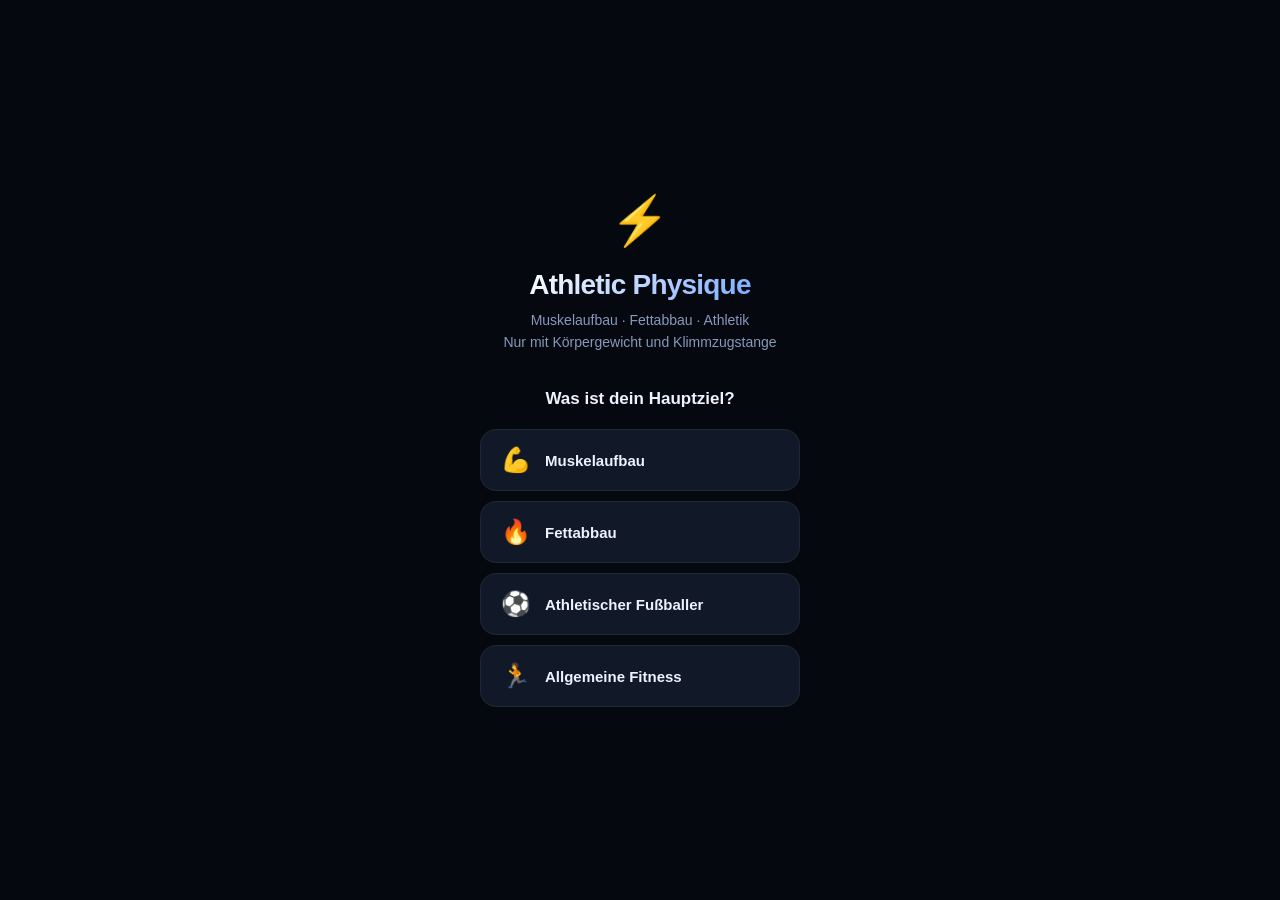
<file: Index.html>
<!DOCTYPE html>
<html lang="de">
<head>
<meta charset="UTF-8">
<meta name="viewport" content="width=device-width, initial-scale=1.0, maximum-scale=1.0, user-scalable=no">
<meta name="apple-mobile-web-app-capable" content="yes">
<meta name="apple-mobile-web-app-status-bar-style" content="black-translucent">
<meta name="apple-mobile-web-app-title" content="Athletic Physique">
<meta name="theme-color" content="#05080f">
<meta name="description" content="Muskelaufbau & Athletik – ohne Fitnessstudio">
<link rel="manifest" href="manifest.json">
<link rel="stylesheet" href="styles.css">
<title>Athletic Physique</title>
</head>
<body>

<!-- ══ ONBOARDING ══════════════════════════════════════ -->
<div id="onboarding">
  <div class="ob-logo">⚡</div>
  <div class="ob-title">Athletic Physique</div>
  <div class="ob-sub">Muskelaufbau · Fettabbau · Athletik<br>Nur mit Körpergewicht und Klimmzugstange</div>
  <div class="ob-q">Was ist dein Hauptziel?</div>
  <div class="ob-options">
    <div class="ob-opt" data-goal="muscle"><span class="ob-opt-icon">💪</span>Muskelaufbau</div>
    <div class="ob-opt" data-goal="fat"><span class="ob-opt-icon">🔥</span>Fettabbau</div>
    <div class="ob-opt" data-goal="football"><span class="ob-opt-icon">⚽</span>Athletischer Fußballer</div>
    <div class="ob-opt" data-goal="fitness"><span class="ob-opt-icon">🏃</span>Allgemeine Fitness</div>
  </div>
</div>

<!-- ══ APP ═════════════════════════════════════════════ -->
<div id="app">
  <div id="screen">

    <!-- ── DASHBOARD ─────────────────────────────────── -->
    <div id="page-dash" class="page">
      <div class="page-header">
        <div class="page-label" id="d-greeting">Guten Morgen 👋</div>
        <div class="page-title">Athletic Physique</div>
      </div>

      <!-- Hero -->
      <div class="dash-hero">
        <div class="dash-hero-top">
          <div>
            <div class="dash-greeting">Aktueller Block</div>
            <div class="dash-name">Programm läuft 💪</div>
          </div>
          <div class="streak-badge">
            <div class="streak-n" id="d-streak">0</div>
            <div class="streak-l">WOCHEN 🔥</div>
          </div>
        </div>
        <div class="dash-stats">
          <div class="dash-stat"><div class="dash-stat-v" id="d-sessions">0</div><div class="dash-stat-l">Einheiten</div></div>
          <div class="dash-stat"><div class="dash-stat-v" id="d-blocks">0</div><div class="dash-stat-l">Blöcke</div></div>
          <div class="dash-stat"><div class="dash-stat-v" id="d-level">Lvl 1</div><div class="dash-stat-l">Level</div></div>
        </div>
      </div>

      <!-- Progress ring + week -->
      <div class="section">
        <div class="section-title">Gesamtfortschritt</div>
        <div class="card" style="padding:20px;display:flex;align-items:center;gap:20px">
          <div class="ring-wrap">
            <svg width="100" height="100" viewBox="0 0 100 100">
              <circle cx="50" cy="50" r="40" fill="none" stroke="var(--card3)" stroke-width="8"/>
              <circle id="ring-circle" cx="50" cy="50" r="40" fill="none" stroke="var(--accent-b)" stroke-width="8" stroke-linecap="round" stroke-dasharray="251" stroke-dashoffset="251" style="transition:stroke-dashoffset 0.8s ease"/>
            </svg>
            <div class="ring-center">
              <div class="ring-pct" id="d-pct">0%</div>
              <div class="ring-lbl">Gesamt</div>
            </div>
          </div>
          <div style="flex:1">
            <div style="font-size:13px;color:var(--text2);margin-bottom:10px">Diese Woche</div>
            <div class="week-dots" id="d-dots"></div>
            <div style="font-size:12px;color:var(--muted);margin-top:8px">12 Blöcke · 36 Einheiten</div>
            <div style="font-size:12px;color:var(--text2);margin-top:4px" id="d-weight">— kg</div>
          </div>
        </div>
      </div>

      <!-- Today -->
      <div class="section">
        <div class="section-title">Heutiges Training <span onclick="nav('train')" style="cursor:pointer">Öffnen →</span></div>
        <div class="today-card" onclick="nav('train')">
          <div class="today-inner">
            <div class="today-tag" id="d-today-tag">Block 1 · Tag A</div>
            <div class="today-title" id="d-today-title">Oberkörper – Brust & Rücken</div>
            <div class="today-sub">Push + Pull · ~35 Min</div>
            <div class="today-exlist" id="d-today-exlist"></div>
            <div class="today-footer">
              <div class="today-duration">⏱ 30–40 Min · 6 Übungen</div>
              <div class="pill blue">Jetzt starten →</div>
            </div>
          </div>
        </div>
      </div>

      <!-- Quick tips -->
      <div class="section">
        <div class="section-title">Heutiger Fokus</div>
        <div class="card" style="padding:16px;display:flex;gap:12px;align-items:flex-start">
          <div style="font-size:24px">💡</div>
          <div>
            <div style="font-size:14px;font-weight:700;margin-bottom:4px">Eiweiß nicht vergessen</div>
            <div style="font-size:12px;color:var(--text2);line-height:1.6">Morgens einen ISO Whey Shake — dann bist du gut versorgt für den Tag. Ziel: 140–160g Eiweiß täglich für optimalen Muskelaufbau.</div>
          </div>
        </div>
      </div>
    </div>

    <!-- ── TRAINING ───────────────────────────────────── -->
    <div id="page-train" class="page">
      <div class="page-header">
        <div class="page-label">12-Wochen Programm</div>
        <div class="page-title">Training</div>
      </div>

      <div class="block-nav">
        <button class="block-nav-btn" id="t-prev">‹</button>
        <div class="block-meta">
          <div class="block-title" id="t-block-title">Block 1 / 12</div>
          <div class="block-sub" id="t-block-sub">0 von 3 Einheiten</div>
          <div class="phase-tag ph1" id="t-phase">● Phase 1 – Fundament</div>
        </div>
        <button class="block-nav-btn" id="t-next">›</button>
      </div>

      <div class="prog-wrap">
        <div class="prog-fill-bar" id="t-prog" style="width:0%"></div>
      </div>

      <div class="adapt-banner">
        <span style="font-size:18px">🧠</span>
        <span>Ab Block 2 passen sich die Vorgaben automatisch an deine Leistung an. Trag deine Wdh ein!</span>
      </div>

      <div id="t-day-list"></div>

      <!-- Library teaser -->
      <div style="margin:0 16px;padding:16px;background:var(--card);border:1px solid var(--line);border-radius:var(--r);display:flex;align-items:center;gap:12px;cursor:pointer" onclick="nav('library')">
        <div style="font-size:24px">📚</div>
        <div>
          <div style="font-size:14px;font-weight:700">Übungsbibliothek</div>
          <div style="font-size:12px;color:var(--text2);margin-top:2px">Alle Übungen mit Anleitung & Tipps</div>
        </div>
        <div style="margin-left:auto;color:var(--muted)">›</div>
      </div>
    </div>

    <!-- ── LIBRARY ────────────────────────────────────── -->
    <div id="page-library" class="page">
      <div class="page-header">
        <div class="page-label">Alle Übungen</div>
        <div class="page-title">Bibliothek</div>
      </div>

      <div class="lib-search">
        <input id="lib-search-inp" placeholder="Übung suchen...">
      </div>

      <div class="lib-filter">
        <button class="lib-filter-btn active" data-f="Alle">Alle</button>
        <button class="lib-filter-btn" data-f="Brust">Brust</button>
        <button class="lib-filter-btn" data-f="Rücken">Rücken</button>
        <button class="lib-filter-btn" data-f="Trizeps">Trizeps</button>
        <button class="lib-filter-btn" data-f="Core">Core</button>
        <button class="lib-filter-btn" data-f="Fatburn">Fatburn</button>
      </div>

      <div id="lib-cards"></div>
    </div>

    <!-- ── PROGRESS ───────────────────────────────────── -->
    <div id="page-progress" class="page">
      <div class="page-header">
        <div class="page-label">Dein Fortschritt</div>
        <div class="page-title">Statistiken</div>
      </div>

      <div class="progress-hero">
        <div class="ph-label">Einheiten gesamt</div>
        <div class="ph-val" id="p-total">0</div>
        <div class="ph-sub" id="p-sub">Starte heute!</div>
      </div>

      <div class="section">
        <div class="stat-grid-3">
          <div class="stat-box"><div class="sv" id="p-sessions-stat">0</div><div class="sl">Einheiten</div></div>
          <div class="stat-box"><div class="sv" id="p-blocks-stat">0</div><div class="sl">Blöcke</div></div>
          <div class="stat-box"><div class="sv" id="p-streak-stat">0</div><div class="sl">Streak</div></div>
        </div>
      </div>

      <div class="section">
        <div class="section-title">Einheiten pro Block</div>
        <div class="chart-card">
          <div class="chart-bars" id="p-chart-bars"></div>
          <div class="c-lbls" id="p-chart-lbls"></div>
        </div>
      </div>

      <div class="section">
        <div class="section-title">Persönliche Rekorde</div>
        <div class="card" style="padding:0 16px">
          <div id="p-pr-list"></div>
        </div>
      </div>
    </div>

    <!-- ── BODY DATA ──────────────────────────────────── -->
    <div id="page-body" class="page">
      <div class="page-header">
        <div class="page-label">Körperdaten</div>
        <div class="page-title">Messwerte</div>
      </div>

      <div class="section">
        <div class="card" style="padding:20px;text-align:center">
          <div style="font-size:13px;color:var(--text2);margin-bottom:6px">AKTUELLES GEWICHT</div>
          <div><span class="body-big" id="b-weight-val">—</span><span class="body-unit"> kg</span></div>
          <div style="font-size:12px;color:var(--muted);margin-top:4px">Ziel: 76–78 kg</div>
        </div>
      </div>

      <div class="section">
        <div class="section-title">Gewicht eintragen</div>
        <div class="card" style="padding:16px">
          <div style="display:flex;gap:8px;margin-bottom:8px">
            <input class="inp" id="b-wi" type="number" placeholder="79.5" step="0.1" min="40" max="250" style="flex:1">
            <button class="btn-sm blue" id="b-wi-btn" style="padding:11px 16px">Eintragen</button>
          </div>
          <div style="font-size:11px;color:var(--muted)">Heute · <span id="wi-date"></span></div>
        </div>
      </div>

      <div class="section">
        <div class="section-title">Körpermaße</div>
        <div class="measure-grid" id="b-measures"></div>
        <div class="card" style="padding:16px;display:flex;flex-direction:column;gap:12px">
          <div>
            <div class="inp-label">Bauchumfang (cm)</div>
            <div class="measure-inp-row">
              <input class="inp" id="m-waist" type="number" placeholder="85">
              <button class="btn-sm blue" id="m-waist-btn">✓</button>
            </div>
          </div>
          <div>
            <div class="inp-label">Brustumfang (cm)</div>
            <div class="measure-inp-row">
              <input class="inp" id="m-chest" type="number" placeholder="95">
              <button class="btn-sm blue" id="m-chest-btn">✓</button>
            </div>
          </div>
          <div>
            <div class="inp-label">Oberarm (cm)</div>
            <div class="measure-inp-row">
              <input class="inp" id="m-arm" type="number" placeholder="35">
              <button class="btn-sm blue" id="m-arm-btn">✓</button>
            </div>
          </div>
        </div>
      </div>

      <div class="section">
        <div class="section-title">Gewichtsverlauf</div>
        <div class="card" style="padding:0 16px">
          <div id="b-weight-list"></div>
        </div>
      </div>
    </div>

    <!-- ── ACHIEVEMENTS ───────────────────────────────── -->
    <div id="page-achieve" class="page">
      <div class="page-header">
        <div class="page-label">Deine Erfolge</div>
        <div class="page-title">Achievements</div>
      </div>

      <div class="section">
        <div class="xp-bar-wrap">
          <div class="xp-top">
            <div><div class="xp-level">Level <span id="a-level">1</span></div><div style="font-size:12px;color:var(--muted);margin-top:2px" id="a-total-xp">0 XP</div></div>
            <div class="level-label" id="a-level-name">Rookie</div>
          </div>
          <div class="prog-bar"><div class="prog-fill" id="a-xp-bar" style="width:0%"></div></div>
          <div style="font-size:11px;color:var(--muted);margin-top:6px" id="a-xp">0 / 200 XP</div>
        </div>
      </div>

      <div class="section">
        <div class="section-title">Erfolge</div>
        <div class="achieve-grid" id="a-grid"></div>
      </div>
    </div>

    <!-- ── SETTINGS ───────────────────────────────────── -->
    <div id="page-settings" class="page">
      <div class="page-header">
        <div class="page-label">Einstellungen</div>
        <div class="page-title">Settings</div>
      </div>

      <div class="section">
        <div class="section-title">Profil</div>
        <div class="card" style="padding:0 16px">
          <div class="settings-row">
            <div><div class="settings-label">Ziel</div><div class="settings-sub" id="s-goal">—</div></div>
            <div class="pill blue" onclick="S.onboarded=false;save();location.reload();" style="cursor:pointer">Ändern</div>
          </div>
          <div class="settings-row">
            <div><div class="settings-label">Version</div><div class="settings-sub" id="s-version">v1.0</div></div>
          </div>
        </div>
      </div>

      <div class="section">
        <div class="section-title">Daten</div>
        <div class="card" style="padding:0 16px">
          <div class="settings-row">
            <div><div class="settings-label">Daten exportieren</div><div class="settings-sub">JSON-Backup herunterladen</div></div>
            <div class="pill green" onclick="exportData()" style="cursor:pointer">Export</div>
          </div>
          <div class="settings-row">
            <div><div class="settings-label" style="color:var(--red)">App zurücksetzen</div><div class="settings-sub">Alle Daten löschen</div></div>
            <div class="pill red" onclick="resetApp()" style="cursor:pointer">Reset</div>
          </div>
        </div>
      </div>

      <div class="section">
        <div class="card" style="padding:16px;text-align:center">
          <div style="font-size:13px;color:var(--muted)">Athletic Physique · Made with 💪</div>
          <div style="font-size:12px;color:var(--muted);margin-top:4px">Muskelaufbau ohne Fitnessstudio</div>
        </div>
      </div>
    </div>

  </div><!-- /screen -->

  <!-- ── BOTTOM NAV ──────────────────────────────────── -->
  <nav class="nav">
    <button class="nav-btn active" data-page="dash"><span class="ni">🏠</span>Dashboard</button>
    <button class="nav-btn" data-page="train"><span class="ni">💪</span>Training</button>
    <button class="nav-btn" data-page="progress"><span class="ni">📈</span>Fortschritt</button>
    <button class="nav-btn" data-page="body"><span class="ni">⚖️</span>Körper</button>
    <button class="nav-btn" data-page="achieve"><span class="ni">🏆</span>Erfolge</button>
    <button class="nav-btn" data-page="settings"><span class="ni">⚙️</span>Settings</button>
  </nav>
</div><!-- /app -->

<!-- ── EXERCISE DETAIL OVERLAY ──────────────────────── -->
<div class="ex-detail" id="ex-detail">
  <div class="ex-detail-header">
    <button class="ex-back-btn" onclick="closeExDetail()">←</button>
    <div>
      <div style="font-size:14px;font-weight:700" id="ex-detail-name">Übung</div>
      <div id="ex-detail-muscle"></div>
    </div>
  </div>
  <div class="ex-detail-body">
    <div class="ex-anim" id="ex-detail-icon">💪</div>
    <div class="ex-detail-name" id="ex-detail-name2"></div>
    <div class="ex-detail-section">
      <div class="ex-detail-section-title">Ausführung</div>
      <div id="ex-detail-steps"></div>
    </div>
    <div class="ex-detail-section">
      <div class="ex-detail-section-title">Häufige Fehler</div>
      <div id="ex-detail-errors"></div>
    </div>
  </div>
</div>

<div id="toast"></div>
<script src="app.js"></script>
</body>
</html>
</file>
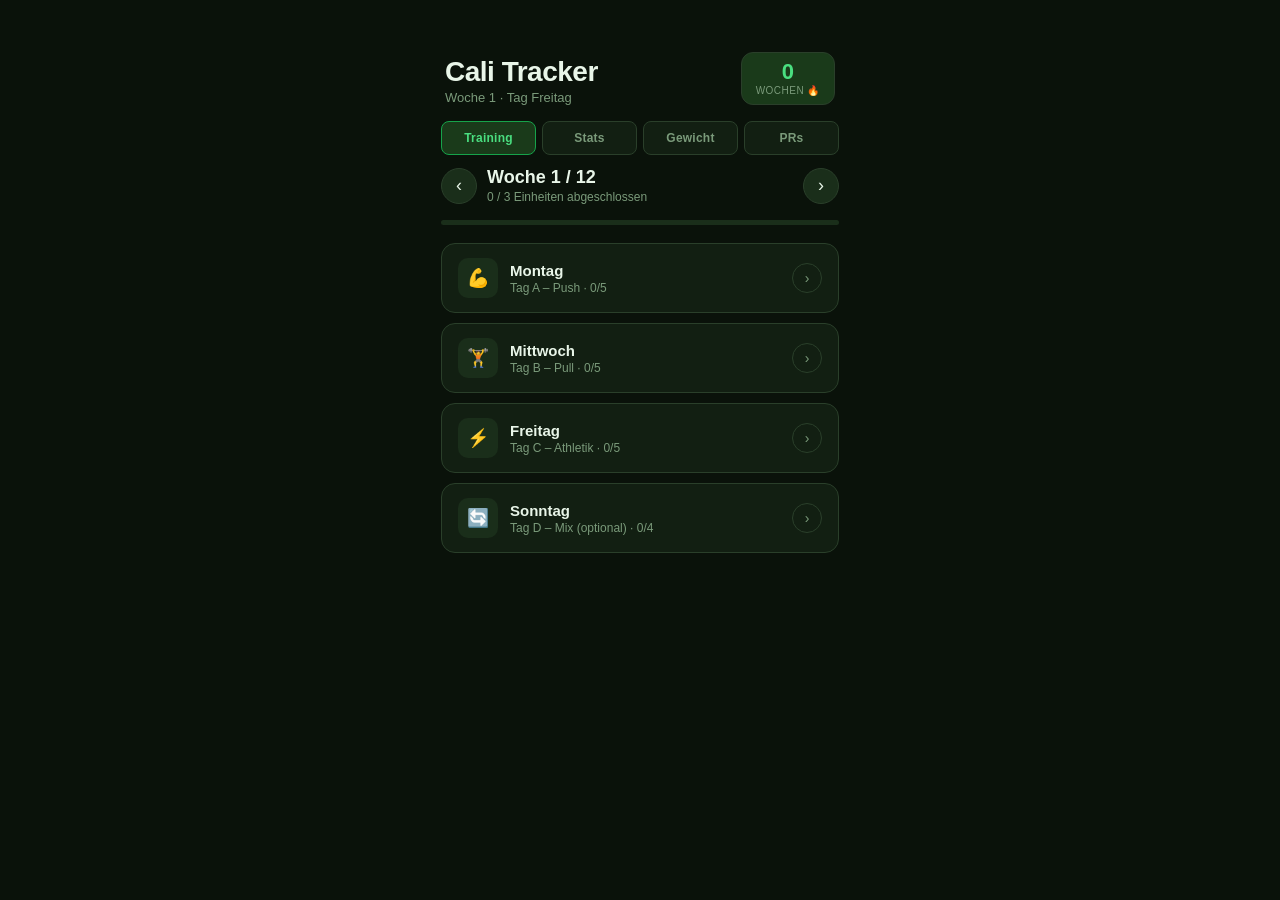
<file: calisthenics_app.html>
<!DOCTYPE html>
<html lang="de">
<head>
<meta charset="UTF-8">
<meta name="viewport" content="width=device-width, initial-scale=1.0, maximum-scale=1.0, user-scalable=no">
<meta name="apple-mobile-web-app-capable" content="yes">
<meta name="apple-mobile-web-app-status-bar-style" content="black-translucent">
<meta name="apple-mobile-web-app-title" content="Cali Tracker">
<meta name="theme-color" content="#0f1a0f">
<title>Cali Tracker</title>
<style>
:root {
  --green: #4ade80;
  --green-dark: #16a34a;
  --green-dim: #1a3a1a;
  --green-mid: #22c55e;
  --bg: #0a120a;
  --surface: #121f12;
  --surface2: #1a2e1a;
  --border: #2a3f2a;
  --text: #e8f5e8;
  --muted: #7a9a7a;
  --danger: #f87171;
  --amber: #fbbf24;
  --radius: 14px;
  --radius-sm: 8px;
}
* { box-sizing: border-box; margin: 0; padding: 0; -webkit-tap-highlight-color: transparent; }
html, body { height: 100%; overflow: hidden; font-family: -apple-system, BlinkMacSystemFont, 'SF Pro Text', sans-serif; background: var(--bg); color: var(--text); }

/* Layout */
.app { display: flex; flex-direction: column; height: 100dvh; max-width: 430px; margin: 0 auto; }
.content { flex: 1; overflow-y: auto; padding: 0 16px 24px; -webkit-overflow-scrolling: touch; scroll-behavior: smooth; }
.content::-webkit-scrollbar { display: none; }

/* Header */
.header { padding: 52px 20px 16px; display: flex; align-items: flex-end; justify-content: space-between; }
.header-title { font-size: 28px; font-weight: 700; letter-spacing: -0.5px; color: var(--text); }
.header-sub { font-size: 13px; color: var(--muted); margin-top: 2px; }
.streak-badge { display: flex; flex-direction: column; align-items: center; background: var(--green-dim); border: 1px solid var(--border); border-radius: 12px; padding: 8px 14px; }
.streak-num { font-size: 22px; font-weight: 700; color: var(--green); line-height: 1; }
.streak-label { font-size: 10px; color: var(--muted); margin-top: 2px; letter-spacing: 0.05em; }

/* Tab bar */
.tabbar { display: flex; padding: 0 16px 12px; gap: 6px; }
.tab { flex: 1; padding: 9px 4px; font-size: 12px; font-weight: 600; text-align: center; border-radius: var(--radius-sm); border: 1px solid var(--border); color: var(--muted); background: var(--surface); cursor: pointer; letter-spacing: 0.02em; transition: all 0.15s; }
.tab.active { background: var(--green-dim); border-color: var(--green-dark); color: var(--green); }

/* Views */
.view { display: none; }
.view.active { display: block; }

/* Section label */
.section-label { font-size: 11px; font-weight: 600; color: var(--muted); letter-spacing: 0.08em; text-transform: uppercase; margin: 20px 0 10px; }

/* Week nav */
.week-nav { display: flex; align-items: center; gap: 10px; margin-bottom: 16px; }
.week-nav-btn { width: 36px; height: 36px; border-radius: 50%; background: var(--surface2); border: 1px solid var(--border); color: var(--text); font-size: 18px; cursor: pointer; display: flex; align-items: center; justify-content: center; }
.week-info { flex: 1; }
.week-title { font-size: 18px; font-weight: 600; }
.week-sub { font-size: 12px; color: var(--muted); margin-top: 2px; }

/* Progress bar */
.prog-wrap { height: 5px; background: var(--surface2); border-radius: 3px; margin-bottom: 18px; overflow: hidden; }
.prog-fill { height: 100%; background: var(--green-mid); border-radius: 3px; transition: width 0.4s ease; }

/* Day card */
.day-card { background: var(--surface); border: 1px solid var(--border); border-radius: var(--radius); margin-bottom: 10px; overflow: hidden; transition: border-color 0.2s; }
.day-card.done { border-color: var(--green-dark); }
.day-head { display: flex; align-items: center; padding: 14px 16px; cursor: pointer; gap: 12px; }
.day-icon { width: 40px; height: 40px; border-radius: 10px; background: var(--surface2); display: flex; align-items: center; justify-content: center; font-size: 18px; flex-shrink: 0; }
.day-card.done .day-icon { background: var(--green-dim); }
.day-meta { flex: 1; min-width: 0; }
.day-name { font-size: 15px; font-weight: 600; }
.day-type { font-size: 12px; color: var(--muted); margin-top: 2px; }
.day-check { width: 30px; height: 30px; border-radius: 50%; border: 1.5px solid var(--border); display: flex; align-items: center; justify-content: center; color: var(--muted); font-size: 14px; flex-shrink: 0; }
.day-card.done .day-check { background: var(--green-mid); border-color: var(--green-mid); color: #0a120a; font-weight: 700; }

/* Exercises */
.exercises { display: none; border-top: 1px solid var(--border); }
.day-card.open .exercises { display: block; }
.ex-item { padding: 12px 16px; border-bottom: 1px solid var(--border); }
.ex-item:last-child { border-bottom: none; }
.ex-header { display: flex; align-items: center; justify-content: space-between; margin-bottom: 8px; }
.ex-name { font-size: 14px; font-weight: 500; }
.ex-target { font-size: 11px; color: var(--muted); margin-top: 1px; }
.ex-done-btn { width: 26px; height: 26px; border-radius: 50%; border: 1.5px solid var(--border); background: none; color: var(--muted); font-size: 13px; cursor: pointer; display: flex; align-items: center; justify-content: center; transition: all 0.15s; flex-shrink: 0; }
.ex-done-btn.active { background: var(--green-mid); border-color: var(--green-mid); color: #0a120a; }
.ex-inputs { display: grid; grid-template-columns: 1fr 1fr; gap: 8px; }
.ex-field { display: flex; flex-direction: column; gap: 4px; }
.ex-field label { font-size: 10px; color: var(--muted); letter-spacing: 0.04em; text-transform: uppercase; }
.ex-field input, .ex-field textarea { background: var(--surface2); border: 1px solid var(--border); border-radius: var(--radius-sm); color: var(--text); font-size: 14px; padding: 8px 10px; font-family: inherit; outline: none; width: 100%; }
.ex-field input:focus, .ex-field textarea:focus { border-color: var(--green-dark); }
.ex-field.full { grid-column: 1 / -1; }
.ex-field textarea { resize: none; height: 60px; font-size: 13px; }

/* RPE + complete */
.day-footer { padding: 14px 16px; border-top: 1px solid var(--border); display: flex; flex-direction: column; gap: 12px; }
.rpe-row { display: flex; align-items: center; gap: 10px; }
.rpe-label { font-size: 12px; color: var(--muted); flex-shrink: 0; }
.rpe-btns { display: flex; gap: 5px; flex-wrap: wrap; }
.rpe-btn { width: 30px; height: 30px; border-radius: 6px; border: 1px solid var(--border); background: var(--surface2); color: var(--muted); font-size: 12px; font-weight: 600; cursor: pointer; display: flex; align-items: center; justify-content: center; }
.rpe-btn.sel { color: #0a120a; font-weight: 700; }
.rpe-btn[data-v="1"].sel,.rpe-btn[data-v="2"].sel,.rpe-btn[data-v="3"].sel { background: #22c55e; border-color: #22c55e; }
.rpe-btn[data-v="4"].sel,.rpe-btn[data-v="5"].sel,.rpe-btn[data-v="6"].sel { background: #fbbf24; border-color: #fbbf24; }
.rpe-btn[data-v="7"].sel,.rpe-btn[data-v="8"].sel { background: #fb923c; border-color: #fb923c; }
.rpe-btn[data-v="9"].sel,.rpe-btn[data-v="10"].sel { background: #f87171; border-color: #f87171; }
.complete-btn { width: 100%; padding: 13px; background: var(--green-dark); color: #fff; border: none; border-radius: var(--radius-sm); font-size: 15px; font-weight: 600; cursor: pointer; letter-spacing: 0.01em; }
.complete-btn:active { opacity: 0.8; }
.done-tag { text-align: center; color: var(--green); font-size: 13px; font-weight: 600; padding: 4px 0; }

/* Stats */
.stat-grid { display: grid; grid-template-columns: 1fr 1fr; gap: 10px; margin-bottom: 20px; }
.stat-box { background: var(--surface); border: 1px solid var(--border); border-radius: var(--radius); padding: 14px; }
.stat-val { font-size: 26px; font-weight: 700; color: var(--green); }
.stat-lbl { font-size: 12px; color: var(--muted); margin-top: 3px; }

/* Weight log */
.weight-row { display: flex; gap: 8px; margin-bottom: 12px; }
.weight-row input { flex: 1; background: var(--surface2); border: 1px solid var(--border); border-radius: var(--radius-sm); color: var(--text); font-size: 15px; padding: 10px 12px; font-family: inherit; outline: none; }
.weight-row input:focus { border-color: var(--green-dark); }
.weight-row button { padding: 10px 18px; background: var(--green-dark); color: #fff; border: none; border-radius: var(--radius-sm); font-size: 14px; font-weight: 600; cursor: pointer; }
.weight-list { display: flex; flex-direction: column; gap: 6px; }
.weight-entry { display: flex; justify-content: space-between; align-items: center; padding: 10px 14px; background: var(--surface); border: 1px solid var(--border); border-radius: var(--radius-sm); }
.weight-kg { font-size: 16px; font-weight: 600; color: var(--green); }
.weight-date { font-size: 12px; color: var(--muted); }
.weight-del { background: none; border: none; color: var(--muted); font-size: 18px; cursor: pointer; padding: 0 4px; }

/* Bar chart */
.chart-wrap { display: flex; align-items: flex-end; gap: 4px; height: 80px; margin-bottom: 6px; }
.chart-bar { flex: 1; border-radius: 4px 4px 0 0; min-height: 4px; background: var(--green-dim); transition: height 0.3s; }
.chart-bar.has { background: var(--green-mid); }
.chart-xlabels { display: flex; gap: 4px; }
.chart-xlabels span { flex: 1; font-size: 9px; color: var(--muted); text-align: center; }

/* PRs */
.pr-card { background: var(--surface); border: 1px solid var(--border); border-radius: var(--radius); overflow: hidden; margin-bottom: 16px; }
.pr-row { display: flex; align-items: center; padding: 12px 16px; border-bottom: 1px solid var(--border); gap: 12px; }
.pr-row:last-child { border-bottom: none; }
.pr-name { flex: 1; font-size: 14px; }
.pr-current { font-size: 13px; color: var(--green); font-weight: 600; min-width: 50px; text-align: right; }
.pr-input { width: 80px; background: var(--surface2); border: 1px solid var(--border); border-radius: 6px; color: var(--text); font-size: 14px; padding: 7px 10px; font-family: inherit; outline: none; text-align: right; }
.pr-input:focus { border-color: var(--green-dark); }

/* Toaster */
.toast { position: fixed; bottom: 90px; left: 50%; transform: translateX(-50%) translateY(20px); background: var(--green-dark); color: #fff; padding: 10px 20px; border-radius: 20px; font-size: 13px; font-weight: 600; opacity: 0; transition: all 0.3s; pointer-events: none; white-space: nowrap; z-index: 999; }
.toast.show { opacity: 1; transform: translateX(-50%) translateY(0); }
</style>
</head>
<body>
<div class="app">
  <div class="header">
    <div>
      <div class="header-title">Cali Tracker</div>
      <div class="header-sub" id="header-sub">Woche 1 · Tag 1</div>
    </div>
    <div class="streak-badge">
      <div class="streak-num" id="streak-num">0</div>
      <div class="streak-label">WOCHEN 🔥</div>
    </div>
  </div>

  <div class="tabbar">
    <div class="tab active" onclick="switchTab('training')">Training</div>
    <div class="tab" onclick="switchTab('stats')">Stats</div>
    <div class="tab" onclick="switchTab('gewicht')">Gewicht</div>
    <div class="tab" onclick="switchTab('prs')">PRs</div>
  </div>

  <div class="content">
    <!-- TRAINING -->
    <div id="view-training" class="view active">
      <div class="week-nav">
        <button class="week-nav-btn" onclick="changeWeek(-1)">‹</button>
        <div class="week-info">
          <div class="week-title" id="wk-title">Woche 1 / 12</div>
          <div class="week-sub" id="wk-sub">0 / 3 Einheiten abgeschlossen</div>
        </div>
        <button class="week-nav-btn" onclick="changeWeek(1)">›</button>
      </div>
      <div class="prog-wrap"><div class="prog-fill" id="prog" style="width:0%"></div></div>
      <div id="day-list"></div>
    </div>

    <!-- STATS -->
    <div id="view-stats" class="view">
      <div class="section-label">Übersicht</div>
      <div class="stat-grid">
        <div class="stat-box"><div class="stat-val" id="s-weeks">0</div><div class="stat-lbl">Wochen aktiv</div></div>
        <div class="stat-box"><div class="stat-val" id="s-sessions">0</div><div class="stat-lbl">Einheiten gesamt</div></div>
        <div class="stat-box"><div class="stat-val" id="s-streak">0</div><div class="stat-lbl">Wochen am Stück</div></div>
        <div class="stat-box"><div class="stat-val">12</div><div class="stat-lbl">Wochen Programm</div></div>
      </div>
      <div class="section-label">Einheiten pro Woche</div>
      <div class="chart-wrap" id="chart-bars"></div>
      <div class="chart-xlabels" id="chart-labels"></div>
      <div class="section-label" style="margin-top:20px">Ziele</div>
      <div class="stat-grid">
        <div class="stat-box"><div class="stat-val" style="font-size:18px">2→12</div><div class="stat-lbl">Klimmzüge Ziel</div></div>
        <div class="stat-box"><div class="stat-val" style="font-size:18px">76–78</div><div class="stat-lbl">Zielgewicht kg</div></div>
      </div>
    </div>

    <!-- GEWICHT -->
    <div id="view-gewicht" class="view">
      <div class="section-label">Gewicht eintragen</div>
      <div class="weight-row">
        <input type="number" id="weight-input" placeholder="z.B. 79.5" step="0.1" min="40" max="200">
        <button onclick="addWeight()">+ Eintrag</button>
      </div>
      <div class="section-label">Verlauf</div>
      <div id="weight-list"></div>
    </div>

    <!-- PRs -->
    <div id="view-prs" class="view">
      <div class="section-label">Persönliche Rekorde</div>
      <div class="pr-card" id="pr-list"></div>
    </div>
  </div>
</div>

<div class="toast" id="toast"></div>

<script>
const DAYS = [
  { name:'Montag', type:'Tag A – Push', icon:'💪', exercises:[
    {n:'Liegestütze', t:'4×10–15', unit:'Wdh', timed:false},
    {n:'Diamond Push-Ups', t:'3×8–12', unit:'Wdh', timed:false},
    {n:'Pike Push-Ups', t:'3×8–12', unit:'Wdh', timed:false},
    {n:'Dips', t:'3×max', unit:'Wdh', timed:false},
    {n:'Plank', t:'3×45 Sek', unit:'Sek', timed:true}
  ]},
  { name:'Mittwoch', type:'Tag B – Pull', icon:'🏋️', exercises:[
    {n:'Klimmzüge', t:'5 Sätze', unit:'Wdh', timed:false},
    {n:'Negative Klimmzüge', t:'3×5', unit:'Wdh', timed:false},
    {n:'Australische Klimmzüge', t:'4×10–15', unit:'Wdh', timed:false},
    {n:'Dead Hang', t:'3×30 Sek', unit:'Sek', timed:true},
    {n:'Beinheben', t:'3×10–15', unit:'Wdh', timed:false}
  ]},
  { name:'Freitag', type:'Tag C – Athletik', icon:'⚡', exercises:[
    {n:'Kniebeugen', t:'3×20', unit:'Wdh', timed:false},
    {n:'Bulgarian Split Squats', t:'3×10/Bein', unit:'Wdh', timed:false},
    {n:'Glute Bridge', t:'3×15', unit:'Wdh', timed:false},
    {n:'Wadenheber', t:'3×20', unit:'Wdh', timed:false},
    {n:'Seitstütz', t:'3×30 Sek', unit:'Sek', timed:true}
  ]},
  { name:'Sonntag', type:'Tag D – Mix (optional)', icon:'🔄', exercises:[
    {n:'Klimmzüge', t:'3–4 Runden', unit:'Wdh', timed:false},
    {n:'Liegestütze', t:'3–4 Runden', unit:'Wdh', timed:false},
    {n:'Australische Klimmzüge', t:'3–4 Runden', unit:'Wdh', timed:false},
    {n:'Plank', t:'3–4 Runden', unit:'Sek', timed:true}
  ]}
];

const PRS = [
  {n:'Klimmzüge (max)', k:'pr_pu'},
  {n:'Liegestütze (max)', k:'pr_lh'},
  {n:'Dips (max)', k:'pr_dips'},
  {n:'Dead Hang (Sek)', k:'pr_dh'},
  {n:'Plank (Sek)', k:'pr_pl'}
];

let state = {};
let currentWeek = 1;

function load() {
  try { state = JSON.parse(localStorage.getItem('cali_v2') || '{}'); } catch(e) { state = {}; }
}
function save() {
  try { localStorage.setItem('cali_v2', JSON.stringify(state)); } catch(e) {}
}

function toast(msg) {
  const el = document.getElementById('toast');
  el.textContent = msg;
  el.classList.add('show');
  setTimeout(() => el.classList.remove('show'), 2000);
}

function switchTab(t) {
  document.querySelectorAll('.tab').forEach((el, i) => {
    el.classList.toggle('active', ['training','stats','gewicht','prs'][i] === t);
  });
  document.querySelectorAll('.view').forEach(el => el.classList.remove('active'));
  document.getElementById('view-'+t).classList.add('active');
  if (t === 'stats') renderStats();
  if (t === 'gewicht') renderWeight();
  if (t === 'prs') renderPRs();
}

function changeWeek(d) {
  currentWeek = Math.max(1, Math.min(12, currentWeek + d));
  renderTraining();
}

function dKey(w, d) { return `w${w}d${d}`; }
function exKey(w, d, e, field) { return `w${w}d${d}e${e}_${field}`; }

function toggleDay(i) {
  document.querySelectorAll('.day-card').forEach((c, j) => {
    if (j === i) c.classList.toggle('open');
    else c.classList.remove('open');
  });
}

function setEx(w, d, e, field, val) {
  state[exKey(w, d, e, field)] = val;
  save();
  // update done indicator
  const btn = document.getElementById(`exbtn_${d}_${e}`);
  if (btn && field === 'done') {
    btn.classList.toggle('active', !!val);
    btn.textContent = val ? '✓' : '○';
  }
}

function toggleExDone(w, d, e) {
  const k = exKey(w, d, e, 'done');
  state[k] = !state[k];
  save();
  renderTraining();
}

function setRPE(w, d, v) {
  state[`rpe_${dKey(w,d)}`] = v;
  save();
  document.querySelectorAll(`.rpe-btn[data-day="${d}"]`).forEach(b => {
    b.classList.toggle('sel', parseInt(b.dataset.v) === v);
  });
}

function completeDay(w, d) {
  state[dKey(w, d)] = true;
  save();
  toast('Einheit abgeschlossen 🎉');
  renderTraining();
  updateStreak();
}

function calcStreak() {
  let streak = 0;
  for (let w = currentWeek; w >= 1; w--) {
    const count = DAYS.slice(0,3).filter((_, i) => state[dKey(w, i)]).length;
    if (count >= 2) streak++;
    else break;
  }
  return streak;
}

function updateStreak() {
  const s = calcStreak();
  document.getElementById('streak-num').textContent = s;
  state['streak'] = s;
  save();
}

function renderTraining() {
  const doneCount = DAYS.slice(0,3).filter((_, i) => state[dKey(currentWeek, i)]).length;
  document.getElementById('wk-title').textContent = `Woche ${currentWeek} / 12`;
  document.getElementById('wk-sub').textContent = `${doneCount} / 3 Einheiten abgeschlossen`;
  document.getElementById('prog').style.width = Math.round((doneCount/3)*100) + '%';
  document.getElementById('header-sub').textContent = `Woche ${currentWeek} · Tag ${new Date().toLocaleDateString('de-DE',{weekday:'long'})}`;
  updateStreak();

  const list = document.getElementById('day-list');
  list.innerHTML = '';

  DAYS.forEach((day, i) => {
    const done = !!state[dKey(currentWeek, i)];
    const rpe = state[`rpe_${dKey(currentWeek,i)}`] || 0;
    const exDone = day.exercises.filter((_, j) => state[exKey(currentWeek, i, j, 'done')]).length;

    const card = document.createElement('div');
    card.className = 'day-card' + (done ? ' done' : '');

    // exercises html
    const exHtml = day.exercises.map((ex, j) => {
      const isDone = !!state[exKey(currentWeek, i, j, 'done')];
      const reps = state[exKey(currentWeek, i, j, 'reps')] || '';
      const time = state[exKey(currentWeek, i, j, 'time')] || '';
      const note = state[exKey(currentWeek, i, j, 'note')] || '';
      const label1 = ex.timed ? 'Zeit (Sek)' : 'Wiederholungen';
      return `<div class="ex-item">
        <div class="ex-header">
          <div>
            <div class="ex-name">${ex.n}</div>
            <div class="ex-target">${ex.t}</div>
          </div>
          <button id="exbtn_${i}_${j}" class="ex-done-btn ${isDone?'active':''}" onclick="toggleExDone(${currentWeek},${i},${j})">${isDone?'✓':'○'}</button>
        </div>
        <div class="ex-inputs">
          <div class="ex-field">
            <label>${label1}</label>
            <input type="number" placeholder="${ex.timed ? '30' : '10'}" value="${ex.timed ? time : reps}"
              onchange="setEx(${currentWeek},${i},${j},'${ex.timed?'time':'reps'}',this.value)">
          </div>
          ${!ex.timed ? `<div class="ex-field">
            <label>Zeit (Sek)</label>
            <input type="number" placeholder="–" value="${time}"
              onchange="setEx(${currentWeek},${i},${j},'time',this.value)">
          </div>` : `<div class="ex-field"><label>Sätze</label><input type="number" placeholder="3" value="${reps}" onchange="setEx(${currentWeek},${i},${j},'reps',this.value)"></div>`}
          <div class="ex-field full">
            <label>Notiz</label>
            <textarea placeholder="Wie war's? Probleme? Nächstes Mal mehr?" onchange="setEx(${currentWeek},${i},${j},'note',this.value)">${note}</textarea>
          </div>
        </div>
      </div>`;
    }).join('');

    // RPE buttons
    const rpeHtml = Array.from({length:10},(_,k)=>{
      const v=k+1;
      return `<button class="rpe-btn ${rpe===v?'sel':''}" data-v="${v}" data-day="${i}" onclick="setRPE(${currentWeek},${i},${v})">${v}</button>`;
    }).join('');

    card.innerHTML = `
      <div class="day-head" onclick="toggleDay(${i})">
        <div class="day-icon">${day.icon}</div>
        <div class="day-meta">
          <div class="day-name">${day.name}</div>
          <div class="day-type">${day.type} · ${exDone}/${day.exercises.length}</div>
        </div>
        <div class="day-check">${done ? '✓' : '›'}</div>
      </div>
      <div class="exercises">
        ${exHtml}
        <div class="day-footer">
          <div class="rpe-row">
            <span class="rpe-label">Anstrengung</span>
            <div class="rpe-btns">${rpeHtml}</div>
          </div>
          ${!done
            ? `<button class="complete-btn" onclick="completeDay(${currentWeek},${i})">Einheit abschließen ✓</button>`
            : `<div class="done-tag">✓ Abgeschlossen${rpe ? ' · RPE ' + rpe : ''}</div>`}
        </div>
      </div>`;
    list.appendChild(card);
  });
}

function renderStats() {
  let totalSessions = 0, weeksActive = 0;
  const counts = [];
  for (let w = 1; w <= 12; w++) {
    const c = DAYS.filter((_, i) => state[dKey(w, i)]).length;
    counts.push(c);
    totalSessions += c;
    if (c > 0) weeksActive++;
  }
  document.getElementById('s-weeks').textContent = weeksActive;
  document.getElementById('s-sessions').textContent = totalSessions;
  document.getElementById('s-streak').textContent = calcStreak();

  const max = Math.max(...counts, 1);
  document.getElementById('chart-bars').innerHTML = counts.map((c, i) =>
    `<div class="chart-bar ${c>0?'has':''}" style="height:${Math.max(4, Math.round((c/max)*76))}px" title="W${i+1}: ${c}"></div>`
  ).join('');
  document.getElementById('chart-labels').innerHTML = counts.map((_, i) =>
    `<span>W${i+1}</span>`
  ).join('');
}

function addWeight() {
  const inp = document.getElementById('weight-input');
  const val = parseFloat(inp.value);
  if (!val || val < 30 || val > 300) { toast('Ungültiger Wert'); return; }
  const entries = state.weights || [];
  entries.unshift({ kg: val, date: new Date().toLocaleDateString('de-DE') });
  state.weights = entries.slice(0, 50);
  save();
  inp.value = '';
  renderWeight();
  toast(`${val} kg eingetragen`);
}

function deleteWeight(i) {
  state.weights = (state.weights || []).filter((_, j) => j !== i);
  save();
  renderWeight();
}

function renderWeight() {
  const entries = state.weights || [];
  const list = document.getElementById('weight-list');
  if (!entries.length) {
    list.innerHTML = '<div style="color:var(--muted);font-size:13px;text-align:center;padding:20px">Noch keine Einträge</div>';
    return;
  }
  list.innerHTML = entries.map((e, i) =>
    `<div class="weight-entry">
      <div>
        <div class="weight-kg">${e.kg} kg</div>
        <div class="weight-date">${e.date}</div>
      </div>
      <button class="weight-del" onclick="deleteWeight(${i})">×</button>
    </div>`
  ).join('');
}

function renderPRs() {
  document.getElementById('pr-list').innerHTML = PRS.map(pr => {
    const val = state[pr.k] || '';
    return `<div class="pr-row">
      <div class="pr-name">${pr.n}</div>
      <input class="pr-input" type="number" placeholder="–" value="${val}"
        onchange="state['${pr.k}']=this.value; save(); toast('PR gespeichert ✓')">
    </div>`;
  }).join('');
}

load();
renderTraining();
</script>
</body>
</html>
</file>
<file: styles.css>
/* ═══════════════════════════════════════
   ATHLETIC PHYSIQUE — Design System
   Premium Dark Fitness App
═══════════════════════════════════════ */
:root {
  --accent: #4f8ef7;
  --accent-b: #7aabff;
  --accent-dim: rgba(79,142,247,0.13);
  --accent-glow: rgba(79,142,247,0.22);
  --green: #2dd4a0;
  --green-dim: rgba(45,212,160,0.12);
  --amber: #f5b942;
  --amber-dim: rgba(245,185,66,0.12);
  --red: #f06464;
  --red-dim: rgba(240,100,100,0.12);
  --purple: #a78bfa;
  --purple-dim: rgba(167,139,250,0.12);
  --bg: #05080f;
  --bg2: #080d18;
  --card: #0c1120;
  --card2: #111827;
  --card3: #182035;
  --card4: #1e2a42;
  --line: rgba(255,255,255,0.06);
  --line2: rgba(79,142,247,0.16);
  --text: #eef2ff;
  --text2: #8899bb;
  --muted: #3d5070;
  --r: 16px; --r-sm: 10px; --r-xs: 6px; --r-pill: 30px;
}

* { box-sizing: border-box; margin: 0; padding: 0; -webkit-tap-highlight-color: transparent; }
html, body { height: 100%; overflow: hidden; background: var(--bg); color: var(--text); font-family: -apple-system, BlinkMacSystemFont, 'SF Pro Display', sans-serif; }
input, textarea, button, select { font-family: inherit; }

/* ── Scrollbar ── */
::-webkit-scrollbar { display: none; }

/* ── App Shell ── */
#app { display: flex; flex-direction: column; height: 100dvh; max-width: 430px; margin: 0 auto; position: relative; overflow: hidden; }
#screen { flex: 1; overflow-y: auto; overflow-x: hidden; -webkit-overflow-scrolling: touch; }

/* ── Bottom Nav ── */
.nav { display: flex; align-items: center; padding: 8px 6px 26px; background: rgba(5,8,15,0.96); border-top: 1px solid var(--line); backdrop-filter: blur(20px); -webkit-backdrop-filter: blur(20px); flex-shrink: 0; }
.nav-btn { flex: 1; display: flex; flex-direction: column; align-items: center; gap: 3px; padding: 6px 2px; border: none; background: none; cursor: pointer; color: var(--muted); font-size: 9px; font-weight: 700; letter-spacing: 0.06em; text-transform: uppercase; transition: color 0.15s; border-radius: 10px; }
.nav-btn .ni { font-size: 20px; line-height: 1; transition: transform 0.15s; }
.nav-btn.active { color: var(--accent-b); }
.nav-btn.active .ni { transform: scale(1.1); }

/* ── Page ── */
.page { display: none; min-height: 100%; padding: 0 0 20px; animation: fadeIn 0.2s ease; }
.page.active { display: block; }
@keyframes fadeIn { from { opacity: 0; transform: translateY(6px); } to { opacity: 1; transform: translateY(0); } }

/* ── Page Header ── */
.page-header { padding: 54px 18px 18px; position: relative; }
.page-header::before { content: ''; position: absolute; top: 0; left: 50%; transform: translateX(-50%); width: 300px; height: 200px; background: radial-gradient(ellipse, var(--accent-glow) 0%, transparent 70%); pointer-events: none; z-index: 0; }
.page-header > * { position: relative; z-index: 1; }
.page-label { font-size: 12px; color: var(--text2); letter-spacing: 0.05em; margin-bottom: 4px; }
.page-title { font-size: 30px; font-weight: 800; letter-spacing: -0.8px; background: linear-gradient(135deg, #fff 30%, var(--accent-b)); -webkit-background-clip: text; -webkit-text-fill-color: transparent; }
.page-sub { font-size: 13px; color: var(--text2); margin-top: 4px; }

/* ── Section ── */
.section { padding: 0 16px; margin-bottom: 24px; }
.section-title { font-size: 13px; font-weight: 800; letter-spacing: 0.08em; text-transform: uppercase; color: var(--muted); margin-bottom: 12px; display: flex; align-items: center; justify-content: space-between; }
.section-title span { font-size: 12px; font-weight: 600; color: var(--accent-b); letter-spacing: 0; text-transform: none; }

/* ── Cards ── */
.card { background: var(--card); border: 1px solid var(--line); border-radius: var(--r); overflow: hidden; }
.card-glass { background: rgba(12,17,32,0.7); border: 1px solid var(--line2); border-radius: var(--r); backdrop-filter: blur(20px); -webkit-backdrop-filter: blur(20px); }
.card + .card { margin-top: 10px; }

/* ── Stat Cards ── */
.stat-grid { display: grid; grid-template-columns: 1fr 1fr; gap: 10px; }
.stat-grid-3 { display: grid; grid-template-columns: 1fr 1fr 1fr; gap: 8px; }
.stat-box { background: var(--card); border: 1px solid var(--line); border-radius: var(--r-sm); padding: 14px 12px; }
.stat-box .sv { font-size: 26px; font-weight: 800; color: var(--accent-b); letter-spacing: -0.5px; line-height: 1; }
.stat-box .sl { font-size: 10px; font-weight: 700; color: var(--muted); text-transform: uppercase; letter-spacing: 0.06em; margin-top: 4px; }
.stat-box.accent { background: linear-gradient(135deg, #1a2d5a, var(--card)); border-color: var(--line2); }

/* ── Buttons ── */
.btn-primary { display: flex; align-items: center; justify-content: center; gap: 8px; width: 100%; padding: 15px; background: linear-gradient(135deg, #1a47c8, var(--accent)); color: #fff; border: none; border-radius: var(--r-sm); font-size: 15px; font-weight: 800; cursor: pointer; letter-spacing: 0.02em; box-shadow: 0 4px 24px rgba(79,142,247,0.3); transition: opacity 0.15s, transform 0.1s; }
.btn-primary:active { opacity: 0.85; transform: scale(0.98); }
.btn-secondary { display: flex; align-items: center; justify-content: center; gap: 8px; width: 100%; padding: 13px; background: var(--card2); border: 1px solid var(--line); color: var(--text2); border-radius: var(--r-sm); font-size: 14px; font-weight: 600; cursor: pointer; }
.btn-sm { padding: 8px 16px; font-size: 13px; font-weight: 700; border: none; border-radius: var(--r-pill); cursor: pointer; }
.btn-sm.blue { background: var(--accent-dim); color: var(--accent-b); }
.btn-sm.green { background: var(--green-dim); color: var(--green); }

/* ── Tags / Pills ── */
.pill { display: inline-flex; align-items: center; gap: 5px; padding: 4px 12px; border-radius: var(--r-pill); font-size: 11px; font-weight: 700; }
.pill.blue { background: var(--accent-dim); color: var(--accent-b); }
.pill.green { background: var(--green-dim); color: var(--green); }
.pill.amber { background: var(--amber-dim); color: var(--amber); }
.pill.red { background: var(--red-dim); color: var(--red); }
.pill.purple { background: var(--purple-dim); color: var(--purple); }

/* ── Progress Ring ── */
.ring-wrap { position: relative; display: inline-flex; align-items: center; justify-content: center; }
.ring-wrap svg { transform: rotate(-90deg); }
.ring-center { position: absolute; text-align: center; }
.ring-pct { font-size: 22px; font-weight: 800; color: var(--accent-b); line-height: 1; }
.ring-lbl { font-size: 9px; font-weight: 700; color: var(--muted); text-transform: uppercase; letter-spacing: 0.06em; margin-top: 2px; }

/* ── Progress Bar ── */
.prog-bar { height: 4px; background: var(--card3); border-radius: 2px; overflow: hidden; }
.prog-fill { height: 100%; border-radius: 2px; background: linear-gradient(90deg, var(--accent), var(--accent-b)); transition: width 0.5s cubic-bezier(.4,0,.2,1); }
.prog-fill.green { background: linear-gradient(90deg, #16a360, var(--green)); }
.prog-fill.amber { background: linear-gradient(90deg, #c8860a, var(--amber)); }

/* ── Input ── */
.inp { background: var(--card2); border: 1px solid var(--line); border-radius: var(--r-xs); color: var(--text); font-size: 15px; font-weight: 600; padding: 11px 14px; outline: none; width: 100%; transition: border-color 0.15s; }
.inp:focus { border-color: var(--accent); }
.inp::placeholder { color: var(--muted); font-weight: 400; }
.inp-label { font-size: 10px; font-weight: 800; color: var(--muted); letter-spacing: 0.08em; text-transform: uppercase; margin-bottom: 6px; }
.inp-group { margin-bottom: 14px; }

/* ── Toast ── */
#toast { position: fixed; bottom: 90px; left: 50%; transform: translateX(-50%) translateY(12px); background: var(--card2); border: 1px solid var(--line2); color: var(--text); padding: 11px 22px; border-radius: 24px; font-size: 13px; font-weight: 700; opacity: 0; transition: all 0.25s; pointer-events: none; white-space: nowrap; z-index: 9999; box-shadow: 0 8px 30px rgba(0,0,0,0.5); }
#toast.show { opacity: 1; transform: translateX(-50%) translateY(0); }

/* ── Onboarding ── */
#onboarding { position: fixed; inset: 0; background: var(--bg); z-index: 1000; display: flex; flex-direction: column; align-items: center; justify-content: center; padding: 30px 24px; text-align: center; }
.ob-logo { font-size: 48px; margin-bottom: 20px; }
.ob-title { font-size: 28px; font-weight: 800; letter-spacing: -0.8px; background: linear-gradient(135deg, #fff, var(--accent-b)); -webkit-background-clip: text; -webkit-text-fill-color: transparent; margin-bottom: 8px; }
.ob-sub { font-size: 14px; color: var(--text2); margin-bottom: 36px; line-height: 1.6; }
.ob-q { font-size: 17px; font-weight: 700; margin-bottom: 20px; }
.ob-options { display: flex; flex-direction: column; gap: 10px; width: 100%; max-width: 320px; }
.ob-opt { padding: 16px 20px; background: var(--card2); border: 1px solid var(--line); border-radius: var(--r); font-size: 15px; font-weight: 600; cursor: pointer; display: flex; align-items: center; gap: 14px; text-align: left; transition: all 0.15s; }
.ob-opt:active, .ob-opt.sel { background: var(--accent-dim); border-color: var(--accent); color: var(--accent-b); }
.ob-opt-icon { font-size: 24px; }

/* ── Dashboard ── */
.dash-hero { margin: 0 16px 16px; background: linear-gradient(135deg, #0f1f42, #111827); border: 1px solid var(--line2); border-radius: var(--r); padding: 20px; position: relative; overflow: hidden; }
.dash-hero::after { content: ''; position: absolute; top: -50px; right: -50px; width: 150px; height: 150px; background: radial-gradient(circle, rgba(79,142,247,0.2), transparent 70%); }
.dash-hero-top { display: flex; justify-content: space-between; align-items: flex-start; margin-bottom: 16px; }
.dash-greeting { font-size: 13px; color: var(--text2); margin-bottom: 4px; }
.dash-name { font-size: 22px; font-weight: 800; letter-spacing: -0.4px; }
.streak-badge { display: flex; flex-direction: column; align-items: center; background: rgba(0,0,0,0.3); border: 1px solid var(--line2); border-radius: 12px; padding: 10px 14px; }
.streak-n { font-size: 24px; font-weight: 800; color: var(--accent-b); line-height: 1; }
.streak-l { font-size: 9px; color: var(--muted); letter-spacing: 0.08em; text-transform: uppercase; margin-top: 2px; }
.dash-stats { display: grid; grid-template-columns: repeat(3, 1fr); gap: 10px; }
.dash-stat { text-align: center; }
.dash-stat-v { font-size: 20px; font-weight: 800; color: var(--accent-b); }
.dash-stat-l { font-size: 10px; color: var(--muted); text-transform: uppercase; letter-spacing: 0.05em; margin-top: 2px; }

/* Today card */
.today-card { margin: 0 16px 14px; background: var(--card); border: 1px solid var(--line); border-radius: var(--r); overflow: hidden; cursor: pointer; transition: border-color 0.2s; }
.today-card:active { border-color: var(--accent); }
.today-inner { padding: 18px; }
.today-tag { font-size: 10px; font-weight: 800; color: var(--accent-b); text-transform: uppercase; letter-spacing: 0.1em; margin-bottom: 6px; }
.today-title { font-size: 18px; font-weight: 800; letter-spacing: -0.3px; margin-bottom: 4px; }
.today-sub { font-size: 12px; color: var(--text2); margin-bottom: 14px; }
.today-exlist { display: flex; flex-wrap: wrap; gap: 6px; margin-bottom: 14px; }
.today-ex-chip { font-size: 11px; color: var(--text2); background: var(--card3); padding: 4px 10px; border-radius: 20px; }
.today-footer { display: flex; align-items: center; justify-content: space-between; }
.today-duration { font-size: 12px; color: var(--muted); display: flex; align-items: center; gap: 5px; }

/* Week dots */
.week-dots { display: flex; gap: 8px; align-items: center; }
.wd { width: 10px; height: 10px; border-radius: 50%; background: var(--card3); }
.wd.done { background: var(--green); }
.wd.today { background: var(--accent); box-shadow: 0 0 8px var(--accent-glow); }

/* ── Training Page ── */
.block-nav { display: flex; align-items: center; gap: 10px; padding: 0 16px; margin-bottom: 6px; }
.block-nav-btn { width: 34px; height: 34px; border-radius: 50%; background: var(--card2); border: 1px solid var(--line); color: var(--text2); font-size: 17px; cursor: pointer; display: flex; align-items: center; justify-content: center; flex-shrink: 0; }
.block-meta { flex: 1; }
.block-title { font-size: 17px; font-weight: 700; }
.block-sub { font-size: 12px; color: var(--muted); margin-top: 1px; }
.phase-tag { display: inline-flex; align-items: center; gap: 5px; font-size: 11px; font-weight: 700; padding: 3px 10px; border-radius: 20px; margin-top: 5px; }
.ph1 { background: var(--green-dim); color: var(--green); }
.ph2 { background: var(--accent-dim); color: var(--accent-b); }
.ph3 { background: var(--amber-dim); color: var(--amber); }

.prog-wrap { height: 3px; background: var(--card3); border-radius: 2px; margin: 10px 16px 18px; overflow: hidden; }
.prog-fill-bar { height: 100%; background: linear-gradient(90deg, var(--accent), var(--accent-b)); border-radius: 2px; transition: width 0.5s cubic-bezier(.4,0,.2,1); }

.adapt-banner { margin: 0 16px 14px; display: flex; align-items: center; gap: 10px; background: var(--card); border: 1px solid var(--line2); border-radius: var(--r-sm); padding: 11px 14px; font-size: 12px; color: var(--text2); }

/* Day card */
.day-card { margin: 0 16px 10px; background: var(--card); border: 1px solid var(--line); border-radius: var(--r); overflow: hidden; transition: border-color 0.2s, box-shadow 0.2s; }
.day-card.done { border-color: rgba(79,142,247,0.3); box-shadow: 0 0 20px rgba(79,142,247,0.07); }
.day-card.open { border-color: rgba(79,142,247,0.25); }
.day-head { display: flex; align-items: center; padding: 15px; cursor: pointer; gap: 13px; }
.day-badge { width: 46px; height: 46px; border-radius: 13px; background: var(--card3); display: flex; align-items: center; justify-content: center; font-size: 20px; flex-shrink: 0; position: relative; }
.day-card.done .day-badge { background: var(--accent-dim); }
.badge-letter { position: absolute; bottom: -4px; right: -4px; width: 18px; height: 18px; background: var(--accent); border-radius: 50%; font-size: 10px; font-weight: 800; color: #fff; display: flex; align-items: center; justify-content: center; border: 2px solid var(--card); }
.day-meta { flex: 1; min-width: 0; }
.day-name { font-size: 15px; font-weight: 700; letter-spacing: -0.2px; }
.day-type { font-size: 12px; color: var(--text2); margin-top: 2px; }
.day-date-tag { display: inline-flex; align-items: center; gap: 4px; font-size: 11px; color: var(--accent-b); background: var(--accent-dim); padding: 2px 8px; border-radius: 10px; margin-top: 4px; }
.day-right { display: flex; flex-direction: column; align-items: flex-end; gap: 6px; }
.chev { width: 28px; height: 28px; border-radius: 50%; background: var(--card3); display: flex; align-items: center; justify-content: center; color: var(--muted); font-size: 13px; transition: transform 0.2s; }
.day-card.open .chev { transform: rotate(90deg); }
.day-card.done .chev { background: var(--accent); color: #fff; }
.ex-count-pill { font-size: 10px; color: var(--muted); background: var(--card3); padding: 2px 8px; border-radius: 10px; }

.exercises { display: none; border-top: 1px solid var(--line); }
.day-card.open .exercises { display: block; }
.ex-group-label { font-size: 10px; font-weight: 800; letter-spacing: 0.1em; text-transform: uppercase; color: var(--muted); padding: 12px 15px 4px; }
.ex-item { padding: 14px 15px; border-bottom: 1px solid var(--line); }
.ex-item:last-child { border-bottom: none; }
.ex-top { display: flex; align-items: flex-start; justify-content: space-between; gap: 10px; margin-bottom: 10px; }
.ex-left { flex: 1; }
.ex-name { font-size: 14px; font-weight: 700; }
.ex-targets { display: flex; align-items: center; gap: 6px; margin-top: 5px; flex-wrap: wrap; }
.ex-target-pill { font-size: 11px; color: var(--accent-b); background: var(--accent-dim); padding: 3px 9px; border-radius: 8px; font-weight: 600; }
.adapt-dot { font-size: 10px; color: var(--amber); background: var(--amber-dim); padding: 2px 7px; border-radius: 6px; font-weight: 700; }
.ex-tip { font-size: 11px; color: var(--muted); margin-top: 5px; line-height: 1.5; }
.ex-prev { font-size: 11px; color: var(--text2); margin-top: 3px; }
.ex-chk { width: 28px; height: 28px; border-radius: 50%; border: 1.5px solid var(--line); background: none; color: var(--muted); font-size: 13px; cursor: pointer; display: flex; align-items: center; justify-content: center; flex-shrink: 0; margin-top: 2px; }
.ex-chk.done { background: var(--green); border-color: var(--green); color: #050f0a; font-weight: 800; }
.ex-grid { display: grid; grid-template-columns: 1fr 1fr; gap: 7px; }
.ex-field { display: flex; flex-direction: column; gap: 4px; }
.ex-field.full { grid-column: 1/-1; }
.ex-lbl { font-size: 10px; font-weight: 700; color: var(--muted); letter-spacing: 0.07em; text-transform: uppercase; }
.ex-inp { background: var(--card2); border: 1px solid var(--line); border-radius: var(--r-xs); color: var(--text); font-size: 15px; font-weight: 600; padding: 10px 12px; outline: none; width: 100%; transition: border-color 0.15s; }
.ex-inp:focus { border-color: var(--accent); }
.ex-inp::placeholder { color: var(--muted); font-weight: 400; }
.ex-ta { background: var(--card2); border: 1px solid var(--line); border-radius: var(--r-xs); color: var(--text); font-size: 13px; padding: 10px 12px; outline: none; width: 100%; resize: none; height: 56px; transition: border-color 0.15s; }
.ex-ta:focus { border-color: var(--accent); }
.ex-ta::placeholder { color: var(--muted); }

.day-footer { padding: 14px 15px; border-top: 1px solid var(--line); background: var(--card2); display: flex; flex-direction: column; gap: 13px; }
.rpe-hdr { display: flex; justify-content: space-between; align-items: center; margin-bottom: 7px; }
.rpe-label { font-size: 12px; font-weight: 600; color: var(--text2); }
.rpe-hint { font-size: 11px; color: var(--muted); }
.rpe-btns { display: flex; gap: 3px; }
.rpe-btn { flex: 1; height: 32px; border-radius: 5px; border: 1px solid var(--line); background: var(--card3); color: var(--muted); font-size: 12px; font-weight: 700; cursor: pointer; }
.rpe-btn.sel { color: #05080f; }
.rpe-btn[data-v="1"].sel,.rpe-btn[data-v="2"].sel,.rpe-btn[data-v="3"].sel { background: var(--green); border-color: var(--green); }
.rpe-btn[data-v="4"].sel,.rpe-btn[data-v="5"].sel,.rpe-btn[data-v="6"].sel { background: var(--amber); border-color: var(--amber); }
.rpe-btn[data-v="7"].sel,.rpe-btn[data-v="8"].sel { background: #fb923c; border-color: #fb923c; }
.rpe-btn[data-v="9"].sel,.rpe-btn[data-v="10"].sel { background: var(--red); border-color: var(--red); }
.finish-btn { width: 100%; padding: 14px; background: linear-gradient(135deg, #1a47c8, var(--accent)); color: #fff; border: none; border-radius: var(--r-sm); font-size: 15px; font-weight: 800; cursor: pointer; box-shadow: 0 4px 20px rgba(79,142,247,0.28); }
.finish-btn:active { opacity: 0.85; }
.done-banner { display: flex; align-items: center; justify-content: center; gap: 8px; padding: 11px; background: var(--accent-dim); border-radius: var(--r-sm); color: var(--accent-b); font-size: 13px; font-weight: 700; }

/* ── Exercise Library ── */
.lib-search { margin: 0 16px 14px; position: relative; }
.lib-search input { width: 100%; background: var(--card2); border: 1px solid var(--line); border-radius: var(--r-pill); color: var(--text); font-size: 14px; padding: 11px 16px 11px 40px; outline: none; }
.lib-search input:focus { border-color: var(--accent); }
.lib-search::before { content: '🔍'; position: absolute; left: 14px; top: 50%; transform: translateY(-50%); font-size: 14px; }
.lib-filter { display: flex; gap: 7px; padding: 0 16px; margin-bottom: 16px; overflow-x: auto; }
.lib-filter::-webkit-scrollbar { display: none; }
.lib-filter-btn { padding: 7px 14px; border-radius: var(--r-pill); border: 1px solid var(--line); background: var(--card2); color: var(--text2); font-size: 12px; font-weight: 600; cursor: pointer; white-space: nowrap; flex-shrink: 0; }
.lib-filter-btn.active { background: var(--accent-dim); border-color: var(--accent); color: var(--accent-b); }
.lib-card { margin: 0 16px 10px; background: var(--card); border: 1px solid var(--line); border-radius: var(--r); padding: 16px; cursor: pointer; transition: border-color 0.15s; }
.lib-card:active { border-color: var(--accent); }
.lib-card-top { display: flex; align-items: center; gap: 12px; margin-bottom: 10px; }
.lib-icon { width: 42px; height: 42px; border-radius: 11px; background: var(--card3); display: flex; align-items: center; justify-content: center; font-size: 20px; flex-shrink: 0; }
.lib-name { font-size: 15px; font-weight: 700; }
.lib-muscle { font-size: 12px; color: var(--text2); margin-top: 2px; }
.lib-tags { display: flex; gap: 6px; flex-wrap: wrap; }
.diff-easy { background: var(--green-dim); color: var(--green); }
.diff-med { background: var(--amber-dim); color: var(--amber); }
.diff-hard { background: var(--red-dim); color: var(--red); }

/* Ex Detail */
.ex-detail { position: fixed; inset: 0; background: var(--bg); z-index: 500; overflow-y: auto; transform: translateX(100%); transition: transform 0.3s cubic-bezier(.4,0,.2,1); }
.ex-detail.open { transform: translateX(0); }
.ex-detail-header { padding: 54px 18px 18px; position: sticky; top: 0; background: var(--bg); border-bottom: 1px solid var(--line); display: flex; align-items: center; gap: 14px; }
.ex-back-btn { width: 36px; height: 36px; border-radius: 50%; background: var(--card2); border: 1px solid var(--line); color: var(--text); font-size: 18px; cursor: pointer; display: flex; align-items: center; justify-content: center; flex-shrink: 0; }
.ex-detail-body { padding: 20px 18px; }
.ex-anim { width: 100%; height: 160px; background: var(--card2); border: 1px solid var(--line); border-radius: var(--r); display: flex; align-items: center; justify-content: center; font-size: 48px; margin-bottom: 20px; }
.ex-detail-name { font-size: 24px; font-weight: 800; letter-spacing: -0.5px; margin-bottom: 8px; }
.ex-detail-section { margin-bottom: 20px; }
.ex-detail-section-title { font-size: 11px; font-weight: 800; color: var(--muted); text-transform: uppercase; letter-spacing: 0.08em; margin-bottom: 10px; }
.ex-step { display: flex; gap: 12px; margin-bottom: 10px; }
.ex-step-num { width: 24px; height: 24px; border-radius: 50%; background: var(--accent-dim); color: var(--accent-b); font-size: 12px; font-weight: 800; display: flex; align-items: center; justify-content: center; flex-shrink: 0; }
.ex-step-text { font-size: 14px; color: var(--text2); line-height: 1.5; padding-top: 2px; }
.ex-mistake { display: flex; gap: 10px; margin-bottom: 8px; align-items: flex-start; }
.ex-mistake-icon { color: var(--red); font-size: 14px; margin-top: 1px; }
.ex-mistake-text { font-size: 13px; color: var(--text2); line-height: 1.5; }

/* ── Progress Page ── */
.progress-hero { margin: 0 16px 16px; background: linear-gradient(135deg, #0f1f42, var(--card)); border: 1px solid var(--line2); border-radius: var(--r); padding: 20px; position: relative; overflow: hidden; }
.progress-hero::after { content: ''; position: absolute; top: -40px; right: -40px; width: 130px; height: 130px; background: radial-gradient(circle, var(--accent-glow), transparent 70%); }
.ph-label { font-size: 11px; color: var(--text2); letter-spacing: 0.06em; text-transform: uppercase; margin-bottom: 4px; }
.ph-val { font-size: 44px; font-weight: 800; color: var(--accent-b); letter-spacing: -2px; line-height: 1; }
.ph-sub { font-size: 12px; color: var(--muted); margin-top: 5px; }

.chart-card { background: var(--card); border: 1px solid var(--line); border-radius: var(--r); padding: 16px; }
.chart-title { font-size: 13px; font-weight: 700; color: var(--text2); margin-bottom: 14px; }
.chart-bars { display: flex; align-items: flex-end; gap: 5px; height: 80px; margin-bottom: 8px; }
.c-bar { flex: 1; border-radius: 4px 4px 0 0; min-height: 3px; background: var(--card3); transition: height 0.4s; }
.c-bar.has { background: linear-gradient(to top, #1a47c8, var(--accent-b)); }
.c-bar.cur { background: linear-gradient(to top, #1a47c8, #a8c8ff); box-shadow: 0 0 12px var(--accent-glow); }
.c-lbls { display: flex; gap: 5px; }
.c-lbl { flex: 1; font-size: 9px; color: var(--muted); text-align: center; }

.pr-row { display: flex; align-items: center; padding: 13px 0; border-bottom: 1px solid var(--line); gap: 12px; }
.pr-row:last-child { border-bottom: none; }
.pr-ico { font-size: 18px; width: 26px; text-align: center; }
.pr-info { flex: 1; }
.pr-name { font-size: 14px; font-weight: 600; }
.pr-best { font-size: 11px; color: var(--muted); margin-top: 1px; }
.pr-inp { width: 78px; background: var(--card2); border: 1px solid var(--line); border-radius: var(--r-xs); color: var(--text); font-size: 16px; font-weight: 700; padding: 8px 10px; outline: none; text-align: right; }
.pr-inp:focus { border-color: var(--accent); }

/* ── Body Data ── */
.body-big { font-size: 48px; font-weight: 800; color: var(--accent-b); letter-spacing: -2px; }
.body-unit { font-size: 18px; font-weight: 600; color: var(--muted); }
.body-entry { display: flex; align-items: center; justify-content: space-between; padding: 12px 0; border-bottom: 1px solid var(--line); }
.body-entry:last-child { border-bottom: none; }
.body-kg { font-size: 18px; font-weight: 800; color: var(--accent-b); }
.body-date { font-size: 12px; color: var(--muted); }
.body-del { background: none; border: none; color: var(--muted); font-size: 20px; cursor: pointer; }
.body-trend { font-size: 11px; font-weight: 700; margin-left: 8px; }

.measure-grid { display: grid; grid-template-columns: 1fr 1fr; gap: 10px; margin-bottom: 16px; }
.measure-box { background: var(--card); border: 1px solid var(--line); border-radius: var(--r-sm); padding: 14px; }
.measure-val { font-size: 22px; font-weight: 800; color: var(--accent-b); }
.measure-unit { font-size: 12px; color: var(--muted); }
.measure-lbl { font-size: 10px; font-weight: 700; color: var(--muted); text-transform: uppercase; letter-spacing: 0.06em; margin-top: 3px; }
.measure-inp-row { display: flex; gap: 8px; }
.measure-inp-row .inp { flex: 1; }
.measure-inp-row .btn-sm { flex-shrink: 0; padding: 11px 16px; }

/* ── Achievements ── */
.achieve-grid { display: grid; grid-template-columns: 1fr 1fr; gap: 10px; }
.achieve-card { background: var(--card); border: 1px solid var(--line); border-radius: var(--r-sm); padding: 16px; text-align: center; transition: border-color 0.2s; }
.achieve-card.unlocked { border-color: var(--amber); background: linear-gradient(135deg, rgba(245,185,66,0.08), var(--card)); }
.achieve-icon { font-size: 32px; margin-bottom: 8px; filter: grayscale(1) opacity(0.3); }
.achieve-card.unlocked .achieve-icon { filter: none; }
.achieve-name { font-size: 12px; font-weight: 700; margin-bottom: 3px; }
.achieve-desc { font-size: 10px; color: var(--muted); line-height: 1.4; }
.achieve-card.unlocked .achieve-name { color: var(--amber); }

.xp-bar-wrap { background: var(--card); border: 1px solid var(--line); border-radius: var(--r); padding: 16px; margin-bottom: 16px; }
.xp-top { display: flex; justify-content: space-between; align-items: center; margin-bottom: 10px; }
.xp-level { font-size: 22px; font-weight: 800; color: var(--accent-b); }
.xp-next { font-size: 12px; color: var(--muted); }
.level-label { font-size: 11px; font-weight: 700; color: var(--amber); background: var(--amber-dim); padding: 3px 10px; border-radius: 20px; }

/* ── Settings ── */
.settings-row { display: flex; align-items: center; justify-content: space-between; padding: 14px 0; border-bottom: 1px solid var(--line); }
.settings-row:last-child { border-bottom: none; }
.settings-label { font-size: 14px; font-weight: 500; }
.settings-sub { font-size: 12px; color: var(--muted); margin-top: 2px; }
.toggle { width: 44px; height: 26px; border-radius: 13px; background: var(--card3); position: relative; cursor: pointer; flex-shrink: 0; transition: background 0.2s; }
.toggle.on { background: var(--accent); }
.toggle-thumb { width: 20px; height: 20px; border-radius: 50%; background: #fff; position: absolute; top: 3px; left: 3px; transition: transform 0.2s; }
.toggle.on .toggle-thumb { transform: translateX(18px); }
</file>
